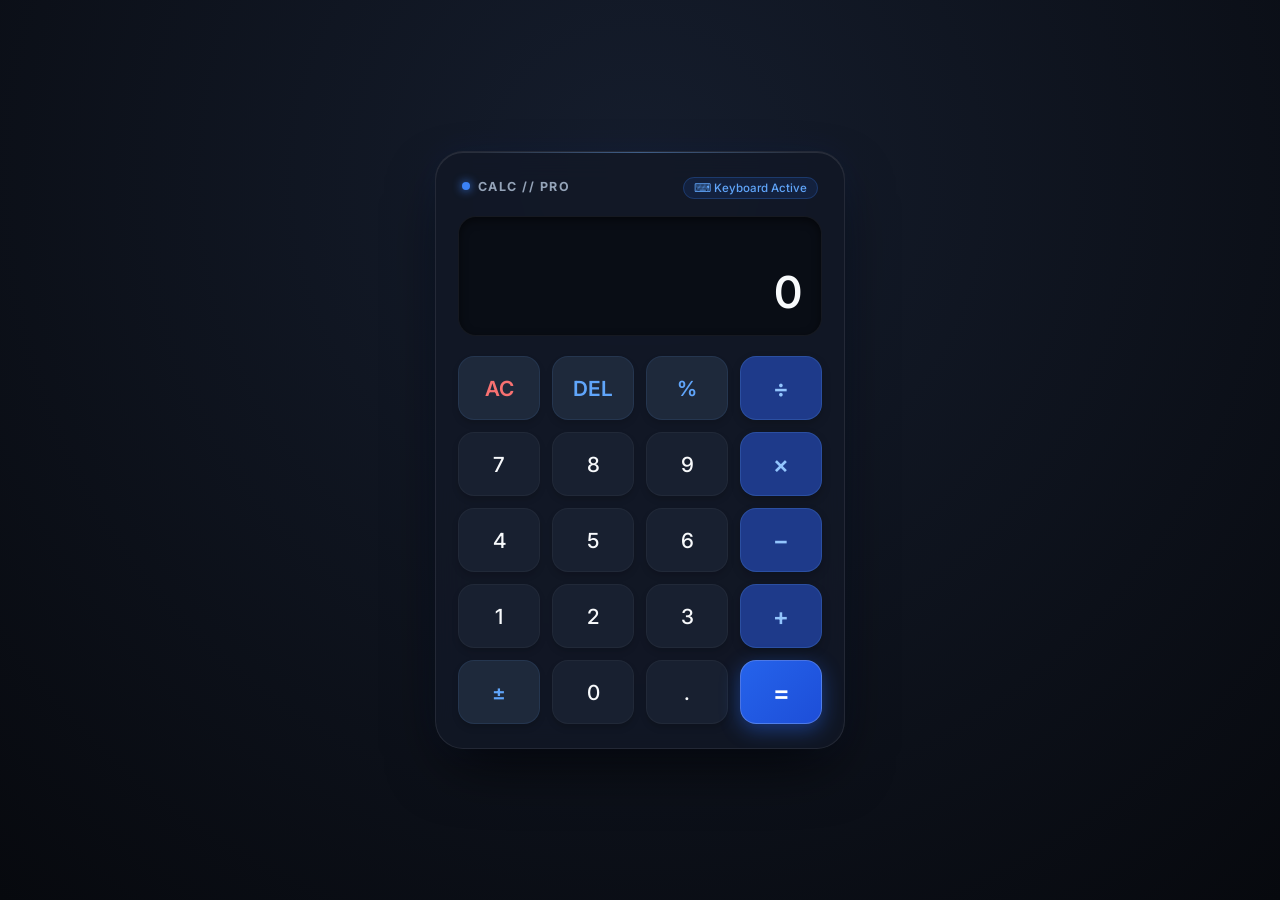
<file: CodeAlpha_Calculator/index.html>
<!DOCTYPE html>
<html lang="en">
<head>
  <meta charset="UTF-8">
  <meta name="viewport" content="width=device-width, initial-scale=1.0">
  <title>Professional Calculator</title>
  <link rel="stylesheet" href="style.css">
  <!-- Google Fonts: Inter for modern, clean typography -->
  <link rel="preconnect" href="https://fonts.googleapis.com">
  <link rel="preconnect" href="https://fonts.gstatic.com" crossorigin>
  <link href="https://fonts.googleapis.com/css2?family=Inter:wght@300;400;500;600;700&display=swap" rel="stylesheet">
</head>
<body>
  <main class="calculator-wrapper">
    <div class="calculator-card" role="region" aria-label="Calculator">
      <!-- Calculator Header -->
      <header class="calculator-header">
        <div class="header-indicator">
          <span class="status-dot"></span>
          <span class="calc-brand">CALC // PRO</span>
        </div>
        <div class="header-actions">
          <span class="keyboard-badge" title="Physical keyboard input is enabled">⌨ Keyboard Active</span>
        </div>
      </header>

      <!-- Calculator Display Screen -->
      <section class="calculator-display" aria-live="polite">
        <div class="previous-expression" id="previous-operand" aria-label="Previous expression"></div>
        <div class="current-input-row">
          <span class="active-operator" id="active-operator" aria-hidden="true"></span>
          <div class="current-value" id="current-operand" aria-label="Current value">0</div>
        </div>
      </section>

      <!-- Calculator Keypad (5x4 Grid) -->
      <section class="calculator-keypad" role="grid" aria-label="Calculator keypad">
        <!-- Row 1 -->
        <button type="button" class="btn btn-secondary btn-ac" data-action="clear" aria-label="All Clear" title="Clear all (Esc)">AC</button>
        <button type="button" class="btn btn-secondary" data-action="delete" aria-label="Delete last digit" title="Backspace (Backspace)">DEL</button>
        <button type="button" class="btn btn-secondary" data-action="percent" aria-label="Percentage" title="Percent (%)">%</button>
        <button type="button" class="btn btn-operator" data-operator="÷" aria-label="Divide" title="Divide (/)">÷</button>

        <!-- Row 2 -->
        <button type="button" class="btn btn-number" data-number="7" aria-label="7">7</button>
        <button type="button" class="btn btn-number" data-number="8" aria-label="8">8</button>
        <button type="button" class="btn btn-number" data-number="9" aria-label="9">9</button>
        <button type="button" class="btn btn-operator" data-operator="×" aria-label="Multiply" title="Multiply (*)">×</button>

        <!-- Row 3 -->
        <button type="button" class="btn btn-number" data-number="4" aria-label="4">4</button>
        <button type="button" class="btn btn-number" data-number="5" aria-label="5">5</button>
        <button type="button" class="btn btn-number" data-number="6" aria-label="6">6</button>
        <button type="button" class="btn btn-operator" data-operator="−" aria-label="Subtract" title="Subtract (-)">−</button>

        <!-- Row 4 -->
        <button type="button" class="btn btn-number" data-number="1" aria-label="1">1</button>
        <button type="button" class="btn btn-number" data-number="2" aria-label="2">2</button>
        <button type="button" class="btn btn-number" data-number="3" aria-label="3">3</button>
        <button type="button" class="btn btn-operator" data-operator="+" aria-label="Add" title="Add (+)">+</button>

        <!-- Row 5 -->
        <button type="button" class="btn btn-secondary" data-action="negate" aria-label="Positive / Negative toggle" title="Toggle sign (+/-)">±</button>
        <button type="button" class="btn btn-number" data-number="0" aria-label="0">0</button>
        <button type="button" class="btn btn-number" data-action="decimal" aria-label="Decimal point" title="Decimal (.)">.</button>
        <button type="button" class="btn btn-equals" data-action="calculate" aria-label="Equals" title="Calculate (Enter)">=</button>
      </section>

      
    </div>
  </main>

  <script src="script.js"></script>
</body>
</html>
</file>
<file: CodeAlpha_Calculator/style.css>
/* ==========================================================================
   Professional Calculator Stylesheet
   Theme: Modern Dark Mode with Blue Accent Palette
   ========================================================================== */

:root {
  /* Core Theme Colors */
  --bg-primary: #07090e;
  --bg-gradient: radial-gradient(circle at 50% 20%, #151d2d 0%, #07090e 100%);
  --card-bg: rgba(18, 24, 38, 0.85);
  --card-border: rgba(255, 255, 255, 0.08);
  --card-shadow: 0 25px 60px -15px rgba(0, 0, 0, 0.8),
                 0 0 35px rgba(37, 99, 235, 0.08),
                 inset 0 1px 0 rgba(255, 255, 255, 0.1);

  /* Display Colors */
  --display-bg: #090d15;
  --display-border: rgba(255, 255, 255, 0.05);
  --text-main: #f8fafc;
  --text-muted: #94a3b8;
  --text-dim: #64748b;
  --text-error: #f87171;

  /* Button Colors - Dark Gray Base */
  --btn-num-bg: #182030;
  --btn-num-text: #f8fafc;
  --btn-num-hover: #222c42;
  --btn-num-active: #2a3753;
  --btn-num-border: rgba(255, 255, 255, 0.04);

  /* Secondary Functions (AC, DEL, %, ±) */
  --btn-sec-bg: #1e293b;
  --btn-sec-text: #60a5fa;
  --btn-sec-hover: #27364f;
  --btn-sec-active: #314463;

  /* Operators (+, −, ×, ÷) - Blue Accents */
  --btn-op-bg: #1e3a8a;
  --btn-op-text: #93c5fd;
  --btn-op-hover: #2563eb;
  --btn-op-active: #1d4ed8;
  --btn-op-highlight: #3b82f6;

  /* Equals Button */
  --btn-eq-bg: linear-gradient(135deg, #2563eb, #1d4ed8);
  --btn-eq-hover: linear-gradient(135deg, #3b82f6, #2563eb);
  --btn-eq-text: #ffffff;
  --btn-eq-shadow: 0 6px 20px rgba(37, 99, 235, 0.45);

  /* Geometry & Transitions */
  --radius-card: 28px;
  --radius-display: 18px;
  --radius-btn: 16px;
  --transition-fast: all 0.15s cubic-bezier(0.4, 0, 0.2, 1);
  --font-family: 'Inter', -apple-system, BlinkMacSystemFont, "Segoe UI", Roboto, sans-serif;
}

/* Base Reset */
*, *::before, *::after {
  box-sizing: border-box;
  margin: 0;
  padding: 0;
}

body {
  font-family: var(--font-family);
  background-color: var(--bg-primary);
  background-image: var(--bg-gradient);
  color: var(--text-main);
  min-height: 100vh;
  display: flex;
  align-items: center;
  justify-content: center;
  padding: 20px;
  -webkit-font-smoothing: antialiased;
  -moz-osx-font-smoothing: grayscale;
}

/* Center Wrapper */
.calculator-wrapper {
  width: 100%;
  max-width: 410px;
  display: flex;
  justify-content: center;
}

/* Calculator Container Card */
.calculator-card {
  width: 100%;
  background: var(--card-bg);
  backdrop-filter: blur(16px);
  -webkit-backdrop-filter: blur(16px);
  border: 1px solid var(--card-border);
  border-radius: var(--radius-card);
  box-shadow: var(--card-shadow);
  padding: 24px 22px;
  display: flex;
  flex-direction: column;
  gap: 20px;
  position: relative;
  overflow: hidden;
}

/* Subtle top glow highlight on the card */
.calculator-card::before {
  content: '';
  position: absolute;
  top: 0;
  left: 10%;
  right: 10%;
  height: 1px;
  background: linear-gradient(90deg, transparent, rgba(96, 165, 250, 0.4), transparent);
  pointer-events: none;
}

/* Header Section */
.calculator-header {
  display: flex;
  align-items: center;
  justify-content: space-between;
  padding: 0 4px;
}

.header-indicator {
  display: flex;
  align-items: center;
  gap: 8px;
}

.status-dot {
  width: 8px;
  height: 8px;
  background-color: #3b82f6;
  border-radius: 50%;
  box-shadow: 0 0 10px #3b82f6;
  animation: pulse-dot 2.5s infinite ease-in-out;
}

@keyframes pulse-dot {
  0%, 100% { opacity: 0.6; transform: scale(1); }
  50% { opacity: 1; transform: scale(1.2); }
}

.calc-brand {
  font-size: 0.78rem;
  font-weight: 700;
  letter-spacing: 0.12em;
  color: var(--text-muted);
}

.keyboard-badge {
  font-size: 0.72rem;
  font-weight: 500;
  color: #60a5fa;
  background: rgba(37, 99, 235, 0.12);
  border: 1px solid rgba(59, 130, 246, 0.25);
  border-radius: 20px;
  padding: 3px 10px;
  user-select: none;
}

/* Display Screen */
.calculator-display {
  background: var(--display-bg);
  border: 1px solid var(--display-border);
  border-radius: var(--radius-display);
  padding: 16px 20px;
  display: flex;
  flex-direction: column;
  justify-content: flex-end;
  min-height: 120px;
  box-shadow: inset 0 3px 8px rgba(0, 0, 0, 0.5);
  overflow: hidden;
  text-align: right;
  word-break: break-all;
}

.previous-expression {
  color: var(--text-muted);
  font-size: 0.95rem;
  font-weight: 400;
  min-height: 1.4rem;
  line-height: 1.4;
  letter-spacing: 0.03em;
  font-variant-numeric: tabular-nums;
  overflow: hidden;
  text-overflow: ellipsis;
  white-space: nowrap;
}

.current-input-row {
  display: flex;
  align-items: baseline;
  justify-content: flex-end;
  gap: 10px;
  margin-top: 6px;
  min-height: 3.2rem;
}

.active-operator {
  color: var(--btn-sec-text);
  font-size: 1.5rem;
  font-weight: 600;
  line-height: 1;
  user-select: none;
}

.current-value {
  color: var(--text-main);
  font-size: 2.75rem;
  font-weight: 600;
  line-height: 1.1;
  font-variant-numeric: tabular-nums;
  letter-spacing: -0.02em;
  transition: font-size 0.15s ease;
  max-width: 100%;
}

/* Long number scaling */
.current-value.text-medium {
  font-size: 2.1rem;
}

.current-value.text-small {
  font-size: 1.55rem;
}

.current-value.text-error {
  font-size: 1.4rem;
  color: var(--text-error);
  font-weight: 500;
}

/* Button Keypad Grid (5 Rows x 4 Columns) */
.calculator-keypad {
  display: grid;
  grid-template-columns: repeat(4, 1fr);
  gap: 12px;
}

/* Base Button Styles */
.btn {
  appearance: none;
  border: 1px solid transparent;
  outline: none;
  font-family: inherit;
  font-size: 1.3rem;
  font-weight: 500;
  height: 64px;
  border-radius: var(--radius-btn);
  display: flex;
  align-items: center;
  justify-content: center;
  cursor: pointer;
  user-select: none;
  transition: var(--transition-fast);
  position: relative;
  overflow: hidden;
}

.btn:focus-visible {
  outline: 2px solid #60a5fa;
  outline-offset: 2px;
}

/* Number Buttons */
.btn-number {
  background: var(--btn-num-bg);
  color: var(--btn-num-text);
  border-color: var(--btn-num-border);
  box-shadow: 0 4px 6px rgba(0, 0, 0, 0.15);
}

.btn-number:hover {
  background: var(--btn-num-hover);
  color: #ffffff;
  transform: translateY(-2px);
  box-shadow: 0 6px 12px rgba(0, 0, 0, 0.25);
}

.btn-number:active,
.btn-number.keyboard-active {
  background: var(--btn-num-active);
  transform: translateY(1px) scale(0.97);
  box-shadow: 0 2px 4px rgba(0, 0, 0, 0.2);
}

/* Secondary Function Buttons (AC, DEL, %, ±) */
.btn-secondary {
  background: var(--btn-sec-bg);
  color: var(--btn-sec-text);
  border-color: rgba(96, 165, 250, 0.1);
  font-weight: 600;
  box-shadow: 0 4px 6px rgba(0, 0, 0, 0.15);
}

.btn-secondary:hover {
  background: var(--btn-sec-hover);
  color: #93c5fd;
  transform: translateY(-2px);
  box-shadow: 0 6px 14px rgba(0, 0, 0, 0.25);
}

.btn-secondary:active,
.btn-secondary.keyboard-active {
  background: var(--btn-sec-active);
  transform: translateY(1px) scale(0.97);
}

.btn-ac {
  color: #f87171;
}

.btn-ac:hover {
  color: #fca5a5;
  background: rgba(239, 68, 68, 0.15);
}

/* Operator Buttons (+, −, ×, ÷) */
.btn-operator {
  background: var(--btn-op-bg);
  color: var(--btn-op-text);
  font-size: 1.5rem;
  font-weight: 600;
  border-color: rgba(96, 165, 250, 0.2);
  box-shadow: 0 4px 10px rgba(0, 0, 0, 0.2);
}

.btn-operator:hover {
  background: var(--btn-op-hover);
  color: #ffffff;
  transform: translateY(-2px);
  box-shadow: 0 6px 16px rgba(37, 99, 235, 0.35);
}

.btn-operator:active,
.btn-operator.keyboard-active,
.btn-operator.is-active-op {
  background: var(--btn-op-active);
  color: #ffffff;
  border-color: var(--btn-op-highlight);
  box-shadow: 0 0 14px rgba(59, 130, 246, 0.6);
  transform: translateY(1px) scale(0.97);
}

/* Equals Button (=) */
.btn-equals {
  background: var(--btn-eq-bg);
  color: var(--btn-eq-text);
  font-size: 1.6rem;
  font-weight: 600;
  box-shadow: var(--btn-eq-shadow);
  border: 1px solid rgba(255, 255, 255, 0.2);
}

.btn-equals:hover {
  background: var(--btn-eq-hover);
  transform: translateY(-2px);
  box-shadow: 0 8px 24px rgba(37, 99, 235, 0.6);
}

.btn-equals:active,
.btn-equals.keyboard-active {
  transform: translateY(1px) scale(0.97);
  box-shadow: 0 3px 10px rgba(37, 99, 235, 0.4);
}

/* Keyboard hint footer */
.calculator-footer {
  text-align: center;
  padding-top: 4px;
}

.calculator-footer span {
  font-size: 0.73rem;
  color: var(--text-dim);
  display: inline-flex;
  align-items: center;
  flex-wrap: wrap;
  justify-content: center;
  gap: 4px;
}

kbd {
  display: inline-block;
  padding: 1px 6px;
  font-size: 0.7rem;
  font-family: inherit;
  color: var(--text-muted);
  background-color: #141b29;
  border: 1px solid rgba(255, 255, 255, 0.1);
  border-radius: 4px;
  box-shadow: 0 1px 2px rgba(0, 0, 0, 0.3);
}

/* ==========================================================================
   Responsive Adaptations
   ========================================================================== */

/* Tablet and Smaller Desktops */
@media (max-width: 480px) {
  body {
    padding: 12px;
  }

  .calculator-card {
    padding: 18px 16px;
    border-radius: 22px;
    gap: 16px;
  }

  .calculator-display {
    min-height: 105px;
    padding: 12px 16px;
  }

  .current-value {
    font-size: 2.3rem;
  }

  .current-value.text-medium {
    font-size: 1.8rem;
  }

  .current-value.text-small {
    font-size: 1.35rem;
  }

  .calculator-keypad {
    gap: 10px;
  }

  .btn {
    height: 56px;
    font-size: 1.2rem;
    border-radius: 14px;
  }

  .btn-operator,
  .btn-equals {
    font-size: 1.4rem;
  }
}

/* Ultra Small Mobile Screens */
@media (max-width: 340px) {
  .calculator-keypad {
    gap: 8px;
  }

  .btn {
    height: 50px;
    font-size: 1.1rem;
    border-radius: 12px;
  }

  .current-value {
    font-size: 1.95rem;
  }

  .calculator-footer {
    display: none;
  }
}
</file>
